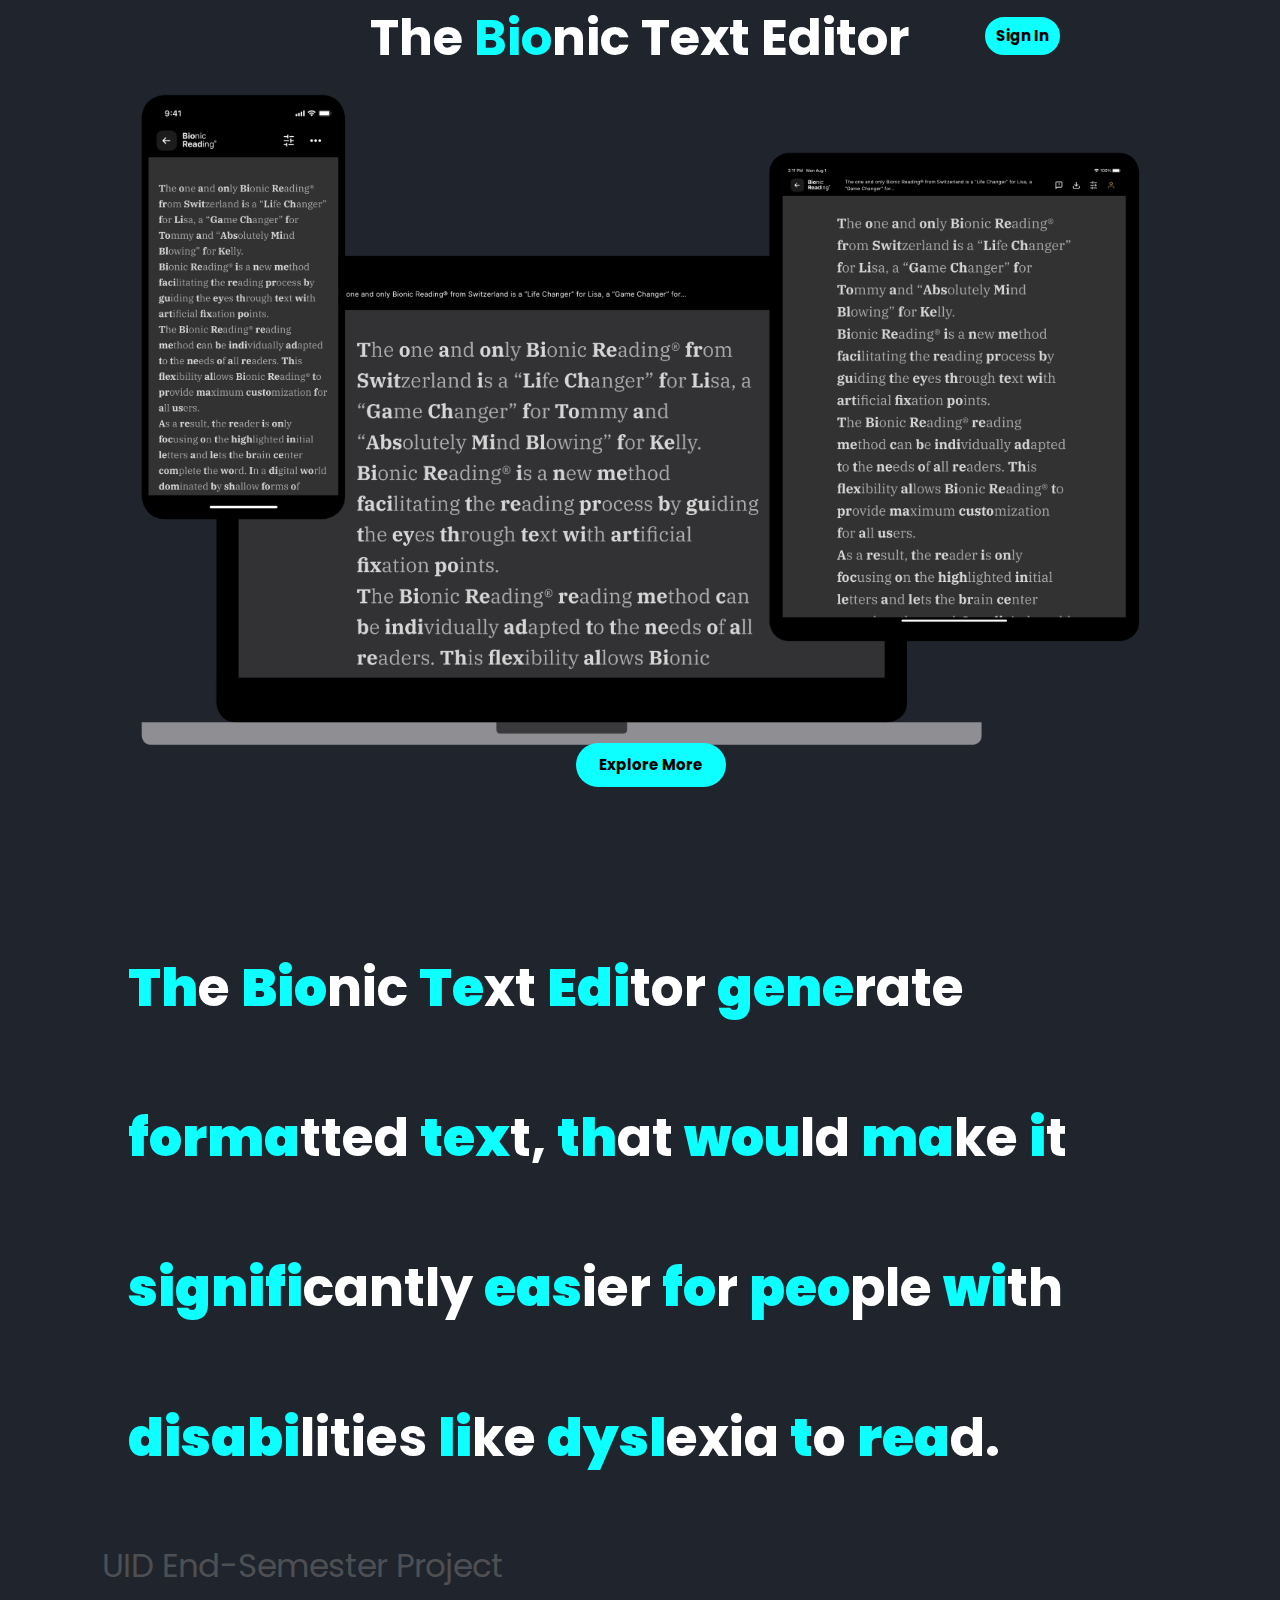
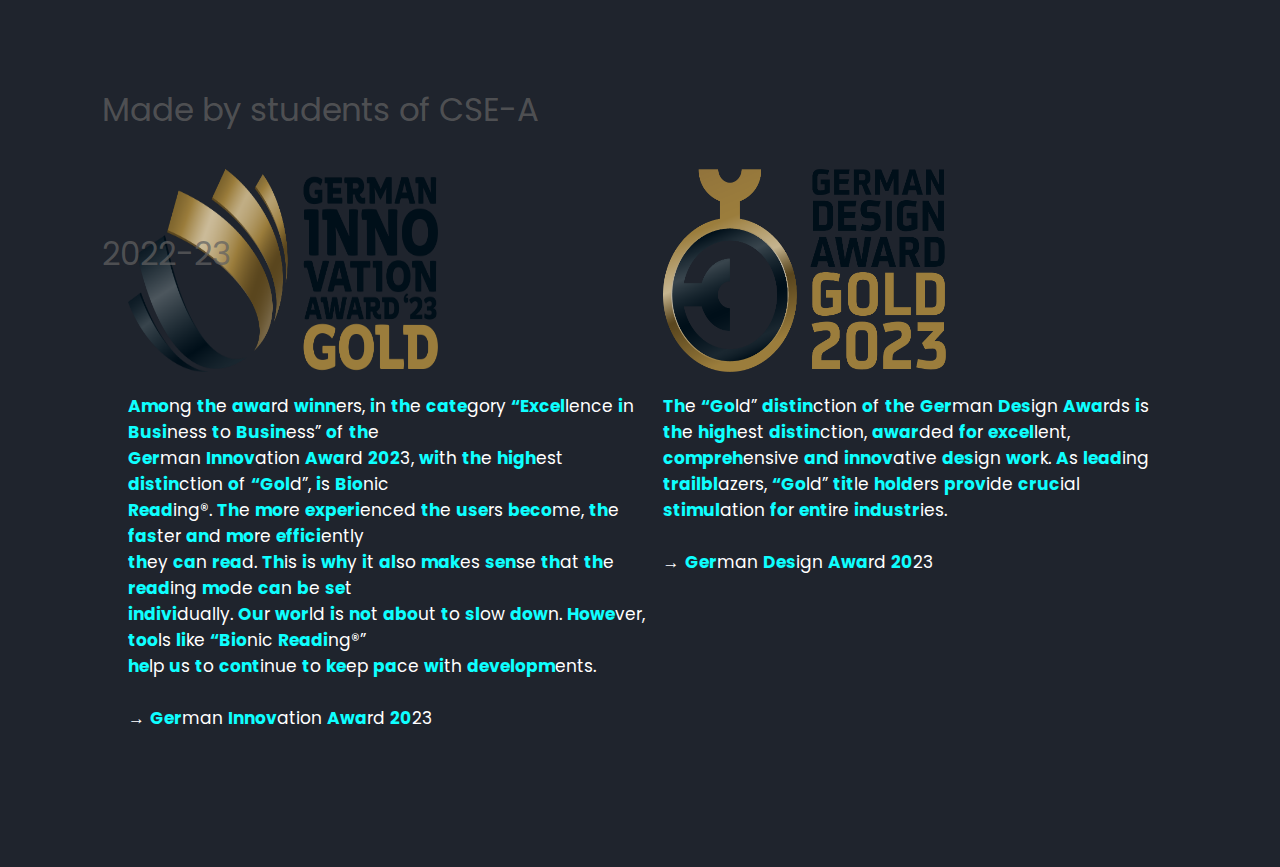
<file: index.html>
<!DOCTYPE html>
<html lang="en">
  <head>
      <meta charset="UTF-8">
      <meta http-equiv="X-UA-Compatible" content="IE=edge">
      <meta name="viewport" content="width=device-width, initial-scale=1.0">
      <link rel="stylesheet" href="wrapper.css"> 
      <title>Bionic Reader</title>
  </head>
  <body>
    
    <div class="navbar">
        <h3>The <span>Bio</span>nic Text Editor</h3>
        <h5>
            <ul>
              <a href="login-page/index.html"><li class="submit-color-2">Sign In</li></a>
          </ul>
            
        </h5>
    </div>
    <div class="preview">
      <img class="preview-img" src="asset/Bionic_Reading_Products_quer_07.png">
    </div>
    <div class="button">
      <a href="#body"><li class="submit-color-3">Explore More</li></a>
    </div>

    <div id="body" class="body">
      <span><b>Th</b></span>e <span><b>Bio</b></span>nic <span><b>Te</b></span>xt <span><b>Edi</b></span>tor <span><b>gene</b></span>rate <span><b>forma</b></span>tted <span><b>tex</b></span>t, <span><b>th</b></span>at <span><b>wou</b></span>ld <span><b>ma</b></span>ke <span><b>i</b></span>t <span><b>signifi</b></span>cantly <span><b>eas</b></span>ier <span><b>fo</b></span>r <span><b>peo</b></span>ple <span><b>wi</b></span>th <span><b>disabi</b></span>lities <span><b>li</b></span>ke <span><b>dysl</b></span>exia <span><b>t</b></span>o <span><b>rea</b></span>d.
    </div>
    <div class="body-overlap">
      UID End-Semester Project <br><br><br> Made by students of CSE-A <br><br><br> 2022-23
    </div>

    <div class="awards">
      <div class="innovation-award">
        <img class="innov-aw" src="asset/GIA23_HO_GOLD_MC_RGB.png">
        <br> <br>
        <p id="output-text-1"><span><b>Amo</b></span>ng <span><b>th</b></span>e <span><b>awa</b></span>rd <span><b>winn</b></span>ers, <span><b>i</b></span>n <span><b>th</b></span>e <span><b>cate</b></span>gory <span><b>“Excel</b></span>lence <span><b>i</b></span>n <span><b>Busi</b></span>ness <span><b>t</b></span>o <span><b>Busin</b></span>ess” <span><b>o</b></span>f <span><b>th</b></span>e <span><b>
          <br>Ger</b></span>man <span><b>Innov</b></span>ation <span><b>Awa</b></span>rd <span><b>202</b></span>3, <span><b>wi</b></span>th <span><b>th</b></span>e <span><b>high</b></span>est <span><b>distin</b></span>ction <span><b>o</b></span>f <span><b>“Gol</b></span>d”, <span><b>i</b></span>s <span><b>Bio</b></span>nic <span><b>
          <br>Read</b></span>ing®. <span><b>Th</b></span>e <span><b>mo</b></span>re <span><b>experi</b></span>enced <span><b>th</b></span>e <span><b>use</b></span>rs <span><b>beco</b></span>me, <span><b>th</b></span>e <span><b>fas</b></span>ter <span><b>an</b></span>d <span><b>mo</b></span>re <span><b>effici</b></span>ently <span><b>
          <br>th</b></span>ey <span><b>ca</b></span>n <span><b>rea</b></span>d. <span><b>Th</b></span>is <span><b>i</b></span>s <span><b>wh</b></span>y <span><b>i</b></span>t <span><b>al</b></span>so <span><b>mak</b></span>es <span><b>sen</b></span>se <span><b>th</b></span>at <span><b>th</b></span>e <span><b>read</b></span>ing <span><b>mo</b></span>de <span><b>ca</b></span>n <span><b>b</b></span>e <span><b>se</b></span>t <span><b>
          <br>indivi</b></span>dually. <span><b>Ou</b></span>r <span><b>wor</b></span>ld <span><b>i</b></span>s <span><b>no</b></span>t <span><b>abo</b></span>ut <span><b>t</b></span>o <span><b>sl</b></span>ow <span><b>dow</b></span>n. <span><b>Howe</b></span>ver, <span><b>too</b></span>ls <span><b>li</b></span>ke <span><b>“Bio</b></span>nic <span><b>Readi</b></span>ng®” <span><b>
          <br>he</b></span>lp <span><b>u</b></span>s <span><b>t</b></span>o <span><b>cont</b></span>inue <span><b>t</b></span>o <span><b>ke</b></span>ep <span><b>pa</b></span>ce <span><b>wi</b></span>th <span><b>developm</b></span>ents.
          <br><br>
          → <span><b>Ger</b></span>man <span><b>Innov</b></span>ation <span><b>Awa</b></span>rd <span><b>20</b></span>23</p>
      </div>
      <div class="design-award">
        <img class="des-aw" src="asset/GDA23_HO_GOLD_MC_RGB.png">
        <br><br>
        <p id="output-text-2"><span><b>Th</b></span>e <span><b>“Go</b></span>ld” <span><b>distin</b></span>ction <span><b>o</b></span>f <span><b>th</b></span>e <span><b>Ger</b></span>man <span><b>Des</b></span>ign <span><b>Awa</b></span>rds <span><b>i</b></span>s <span><b>th</b></span>e <span><b>high</b></span>est <span><b>distin</b></span>ction, <span><b>awar</b></span>ded <span><b>fo</b></span>r <span><b>excel</b></span>lent, <span><b>compreh</b></span>ensive <span><b>an</b></span>d <span><b>innov</b></span>ative <span><b>des</b></span>ign <span><b>wor</b></span>k. <span><b>A</b></span>s <span><b>lead</b></span>ing <span><b>trailbl</b></span>azers, <span><b>“Go</b></span>ld” <span><b>tit</b></span>le <span><b>hold</b></span>ers <span><b>prov</b></span>ide <span><b>cruc</b></span>ial <span><b>stimul</b></span>ation <span><b>fo</b></span>r <span><b>ent</b></span>ire <span><b>industr</b></span>ies.
          <br><br>
          → <span><b>Ger</b></span>man <span><b>Des</b></span>ign <span><b>Awa</b></span>rd <span><b>20</b></span>23</p>
      </div>
    </div>

    <br><br><br><br>





  </body>


</html>
</file>
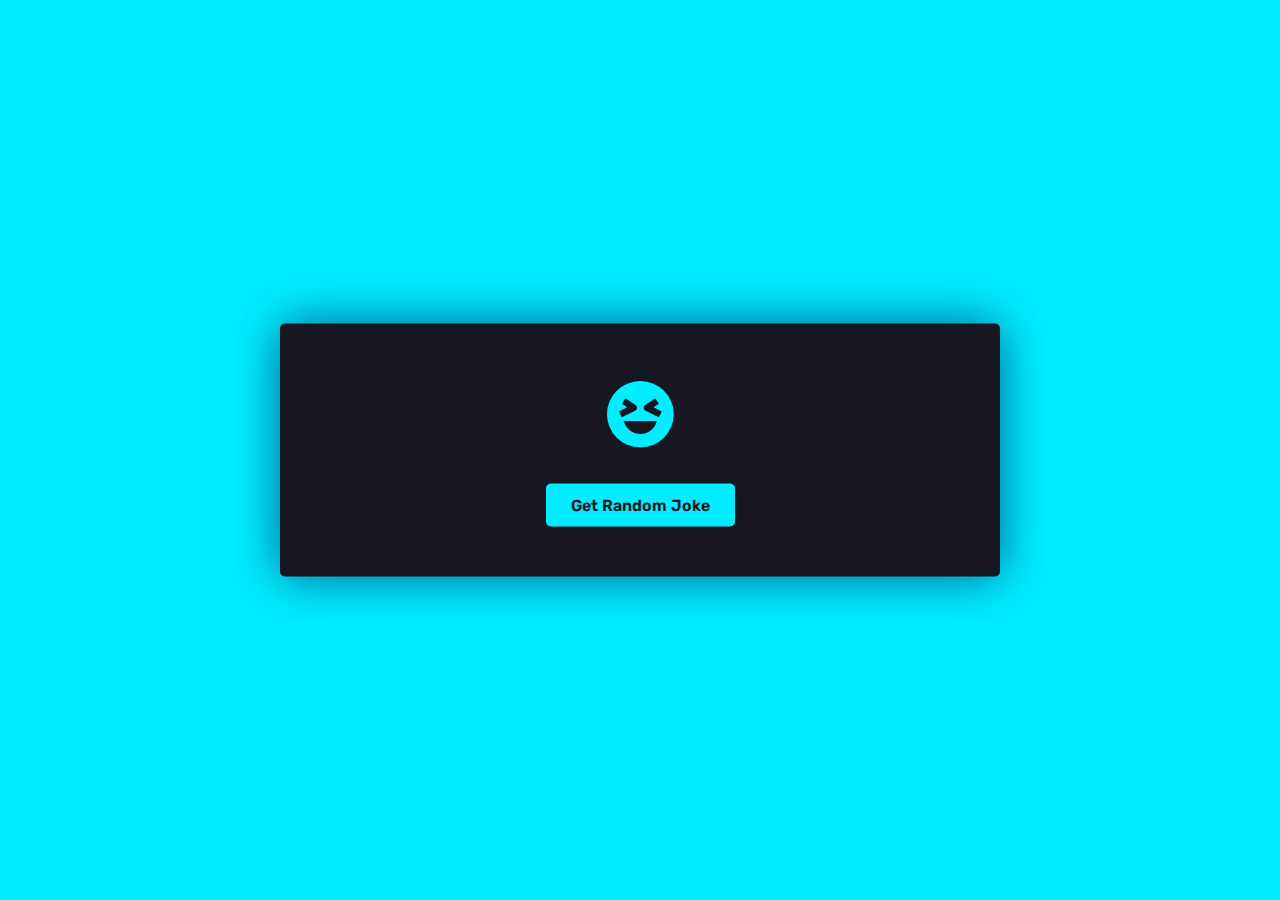
<file: jokes/index.html>
<!DOCTYPE html>
<html lang="en">
<head>
    <meta name="viewport" content="width=device-width, initial-scale=1.0">
    <title>Random Joke Generator</title>
    <!--Google Font-->
    <link href="https://fonts.googleapis.com/css2?family=Rubik:wght@400;600&display=swap" rel="stylesheet">
    <link href='https://unpkg.com/boxicons@2.1.4/css/boxicons.min.css' rel='stylesheet'>
    <!-- Stylesheet -->
    <link rel="stylesheet" href="style.css">
</head>
<body>
    <div class="wrapper">
        <i class='bx bxs-laugh smiley' ></i>
        <p id="joke"></p>
        <button id="btn">Get Random Joke</button>
    </div>

    <!-- Script -->
    <script src="script.js"></script>
</body>
</html>
</file>
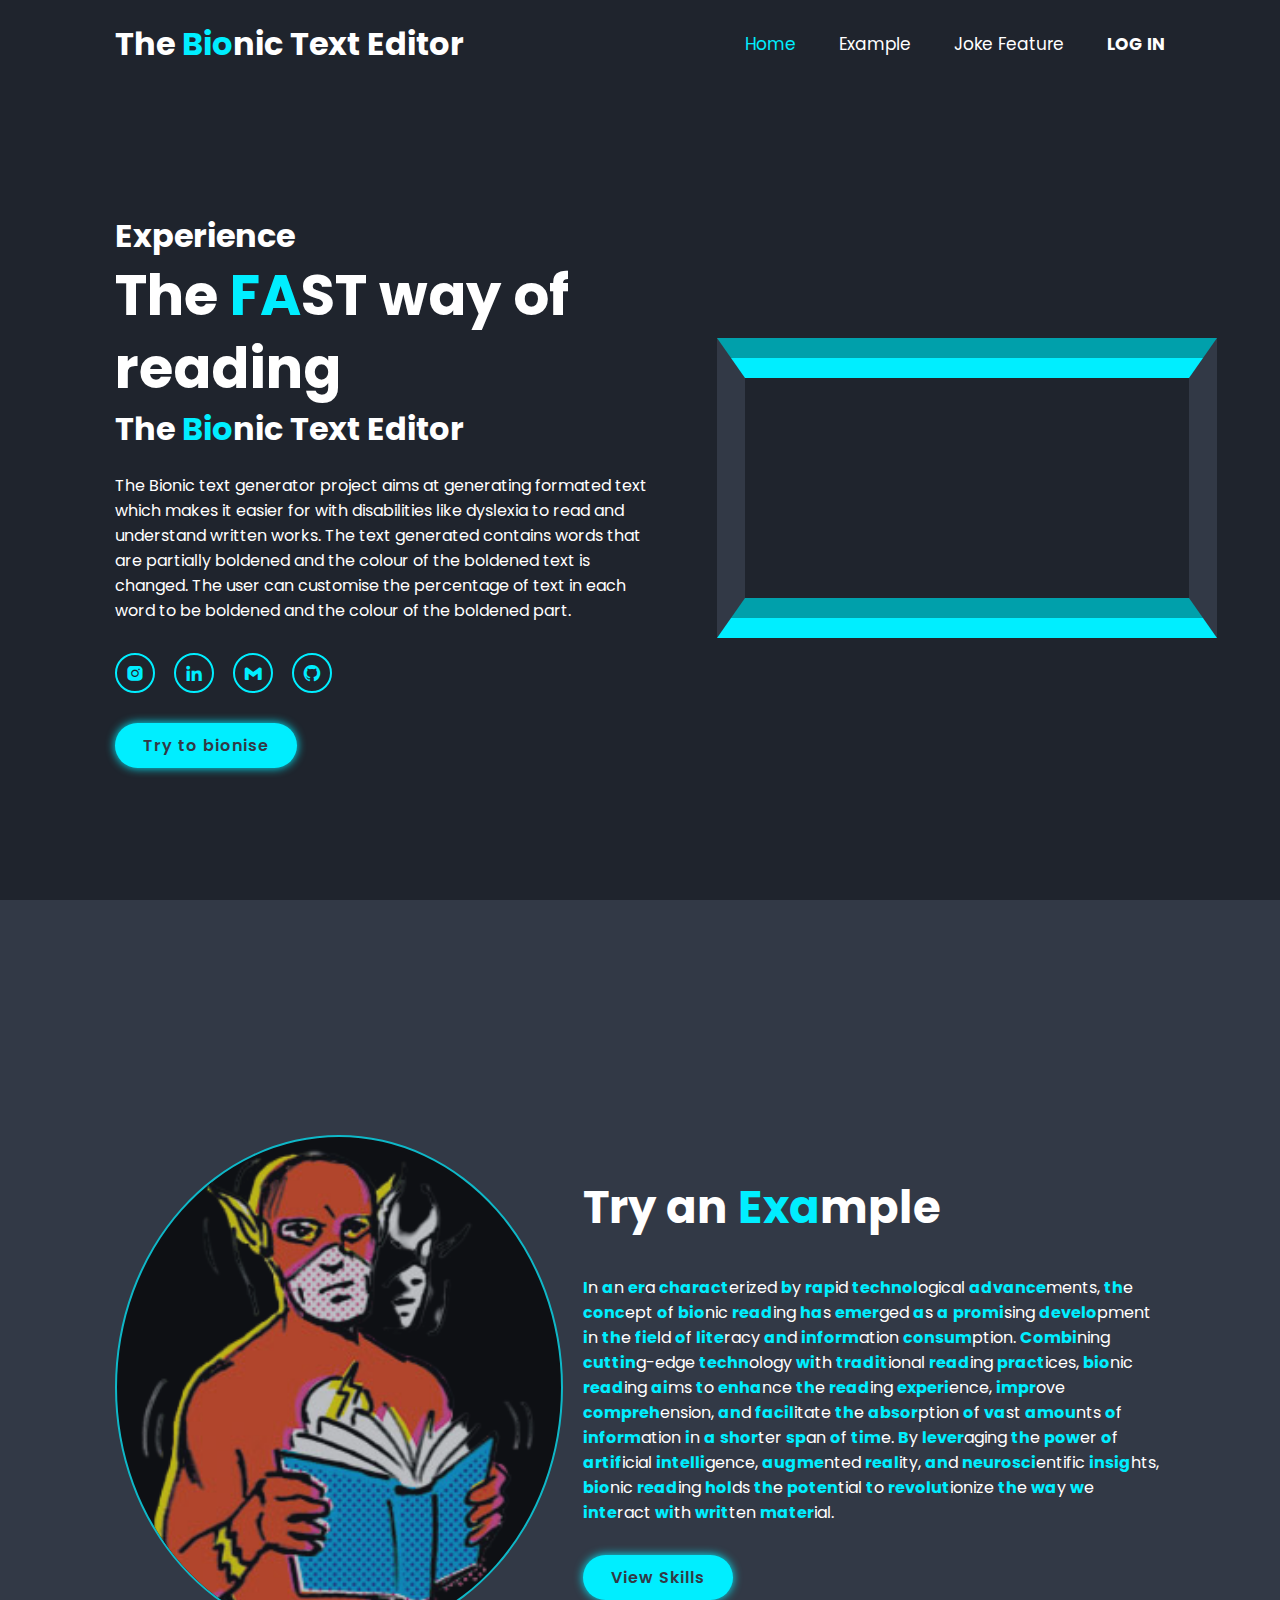
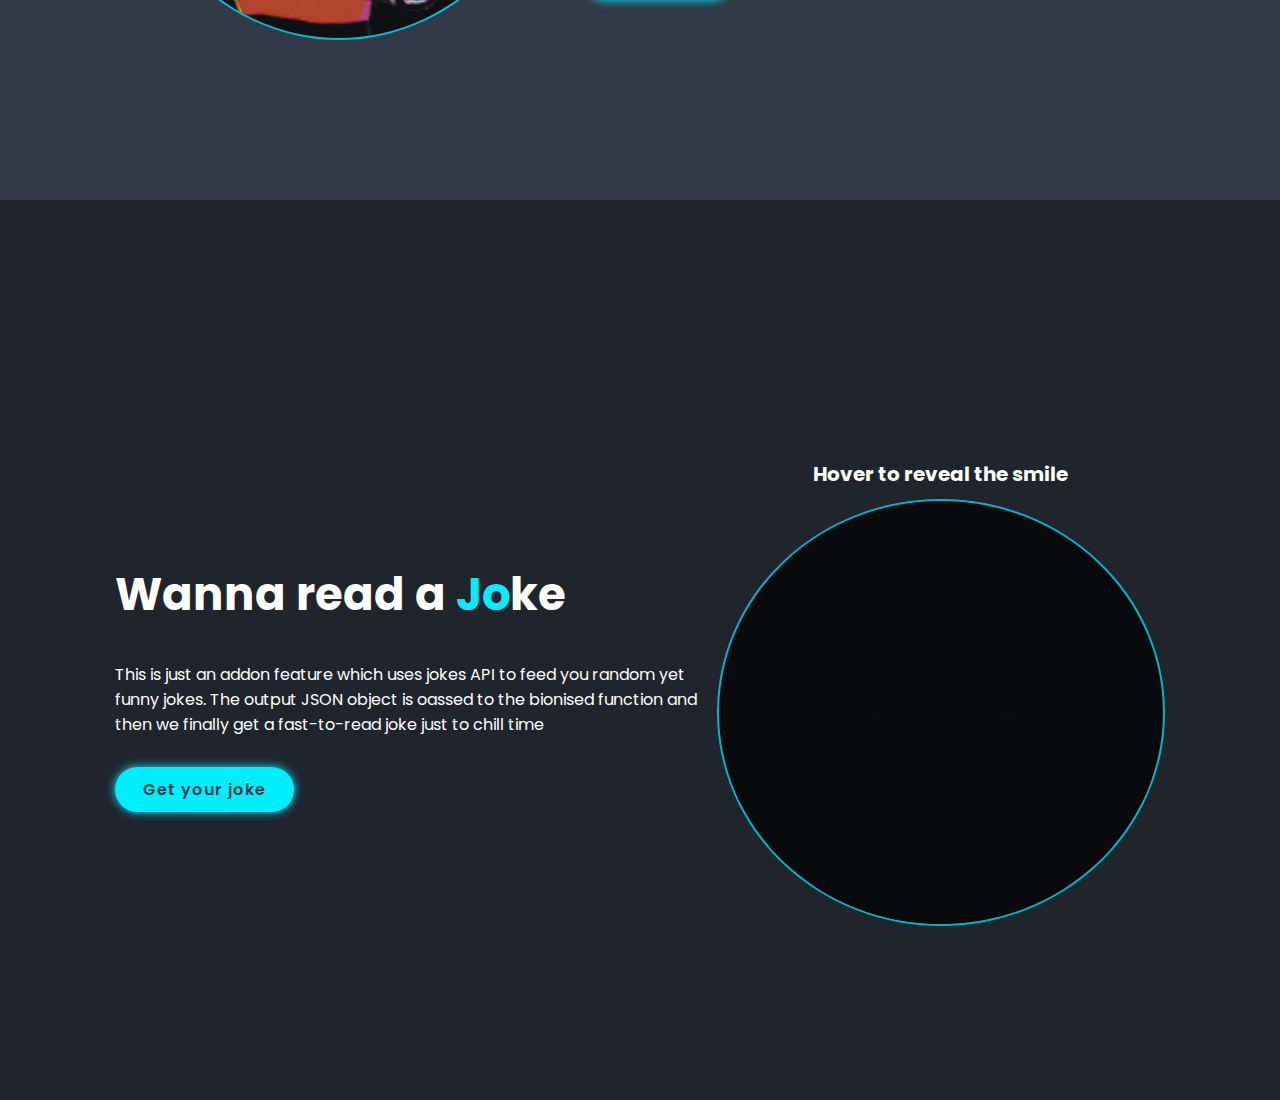
<file: wrapper sub/index.html>
<!DOCTYPE html>
<html lang="en">
<head>
    <meta charset="UTF-8">
    <meta http-equiv="X-UA-Compatible" content="IE=edge">
    <meta name="viewport" content="width=device-width, initial-scale=1.0">
    <link rel="stylesheet" href="styles.css">
    <link rel="icon" type="image/x-icon" href="asset/logo.png">
    <link href='https://unpkg.com/boxicons@2.1.4/css/boxicons.min.css' rel='stylesheet'>


    <title>Sudharsan Vanamali Portfolio</title>
</head>
<body>
    <header class="header">
        <i class='bx bx-menu' id="menu-icon"></i>
        <h3 class="biohead">The <span>Bio</span>nic Text Editor</h3>
    
        <nav class="navbar">
            <a href="#home" class="active">Home</a>
            <a href="#example">Example</a>
            <a href="#jokes">Joke Feature</a>
            <a href="../index.html"><b>LOG IN</b></a>
        </nav>
    </header>

    <section class="home" id="home">
        <div class="home-content">
            <h3>Experience</h3>
            <h1>The <span>FA</span>ST way of reading</h1>
            <h3>The <span>Bio</span>nic Text Editor</h3>
            <p>
                The Bionic text generator project aims at generating formated text which makes it easier for
                with disabilities like dyslexia to read and understand written works. The text generated contains
                words that are partially boldened and the colour of the boldened text is changed. The user can
                customise the percentage of text in each word to be boldened and the colour of the boldened part.
            <div class="social-media">
                <a href="https://www.instagram.com/sangu_sudha/" target="_blank"><i class='bx bxl-instagram-alt' ></i></a>
                <a href="https://www.linkedin.com/in/sudharsan-vanamali-b7a22a254/"  target="_blank"><i class='bx bxl-linkedin' ></i></a>
                <a href="mailto:sudharsan.vanamali@gmail.com"  target="_blank"><i class='bx bxl-gmail' ></i></a>
                <a href="https://github.com/Astrasv"  target="_blank"><i class='bx bxl-github' ></i></a>
            </div>
            <a href="../index.html" class="btn">Try to bionise</a>
        </div>
        <div class="home-img">
            <a href="https://www.linkedin.com/in/sudharsan-vanamali-b7a22a254/">
                <div class="i-frame">
                    <iframe width="560" height="315" src="https://www.youtube.com/embed/f4KiH3D74Eg" title="YouTube video" frameborder="5" allow="accelerometer; autoplay; clipboard-write; encrypted-media; gyroscope; picture-in-picture"></iframe>
                </div>
            </a>
        </div>
    </section>
    <section class="about" id="example">
        <div class="about-img">
            <img src = "asset/read.png"/>
        </div>

        <div class="about-content">
            <h2 class="heading">Try an <span>Exa</span>mple</h2>
            <p><span><b>I</b></span>n <span><b>a</b></span>n <span><b>er</b></span>a <span><b>charact</b></span>erized <span><b>b</b></span>y <span><b>rap</b></span>id <span><b>technol</b></span>ogical <span><b>advance</b></span>ments, <span><b>th</b></span>e <span><b>conc</b></span>ept <span><b>o</b></span>f <span><b>bio</b></span>nic <span><b>read</b></span>ing <span><b>ha</b></span>s <span><b>emer</b></span>ged <span><b>a</b></span>s <span><b>a</b></span> <span><b>promi</b></span>sing <span><b>develo</b></span>pment <span><b>i</b></span>n <span><b>th</b></span>e <span><b>fie</b></span>ld <span><b>o</b></span>f <span><b>lite</b></span>racy <span><b>an</b></span>d <span><b>inform</b></span>ation <span><b>consum</b></span>ption. <span><b>Combi</b></span>ning <span><b>cuttin</b></span>g-edge <span><b>techn</b></span>ology <span><b>wi</b></span>th <span><b>tradit</b></span>ional <span><b>read</b></span>ing <span><b>pract</b></span>ices, <span><b>bio</b></span>nic <span><b>read</b></span>ing <span><b>ai</b></span>ms <span><b>t</b></span>o <span><b>enha</b></span>nce <span><b>th</b></span>e <span><b>read</b></span>ing <span><b>experi</b></span>ence, <span><b>impr</b></span>ove <span><b>compreh</b></span>ension, <span><b>an</b></span>d <span><b>facil</b></span>itate <span><b>th</b></span>e <span><b>absor</b></span>ption <span><b>o</b></span>f <span><b>va</b></span>st <span><b>amou</b></span>nts <span><b>o</b></span>f <span><b>inform</b></span>ation <span><b>i</b></span>n <span><b>a</b></span> <span><b>shor</b></span>ter <span><b>sp</b></span>an <span><b>o</b></span>f <span><b>tim</b></span>e. <span><b>B</b></span>y <span><b>lever</b></span>aging <span><b>th</b></span>e <span><b>pow</b></span>er <span><b>o</b></span>f <span><b>artif</b></span>icial <span><b>intelli</b></span>gence, <span><b>augme</b></span>nted <span><b>real</b></span>ity, <span><b>an</b></span>d <span><b>neurosci</b></span>entific <span><b>insig</b></span>hts, <span><b>bio</b></span>nic <span><b>read</b></span>ing <span><b>hol</b></span>ds <span><b>th</b></span>e <span><b>poten</b></span>tial <span><b>t</b></span>o <span><b>revolut</b></span>ionize <span><b>th</b></span>e <span><b>wa</b></span>y <span><b>w</b></span>e <span><b>inte</b></span>ract <span><b>wi</b></span>th <span><b>writ</b></span>ten <span><b>mater</b></span>ial.</p>
        <a href="../index.html" class="btn">View Skills</a>
        </div>
    </section>

    <section class="jokes" id="jokes">
        <div class="about-content">
            <h2 class="heading">Wanna read a <span>Jo</span>ke</h2>
            <p>This is just an addon feature which uses jokes API to feed you random yet funny jokes. The output JSON object is oassed to the bionised function and then we finally get a fast-to-read joke just to chill time </p>
        <a href="../jokes/index.html" class="btn">Get your joke</a>
        </div>
        <div class="about-img">
            <h1 class="laugh">Hover to reveal the smile</h1>
            <img src = "asset/smiley.png"/>
        </div>
    </section>



    <script src = "script.js"></script>
</body>
</html>
</file>
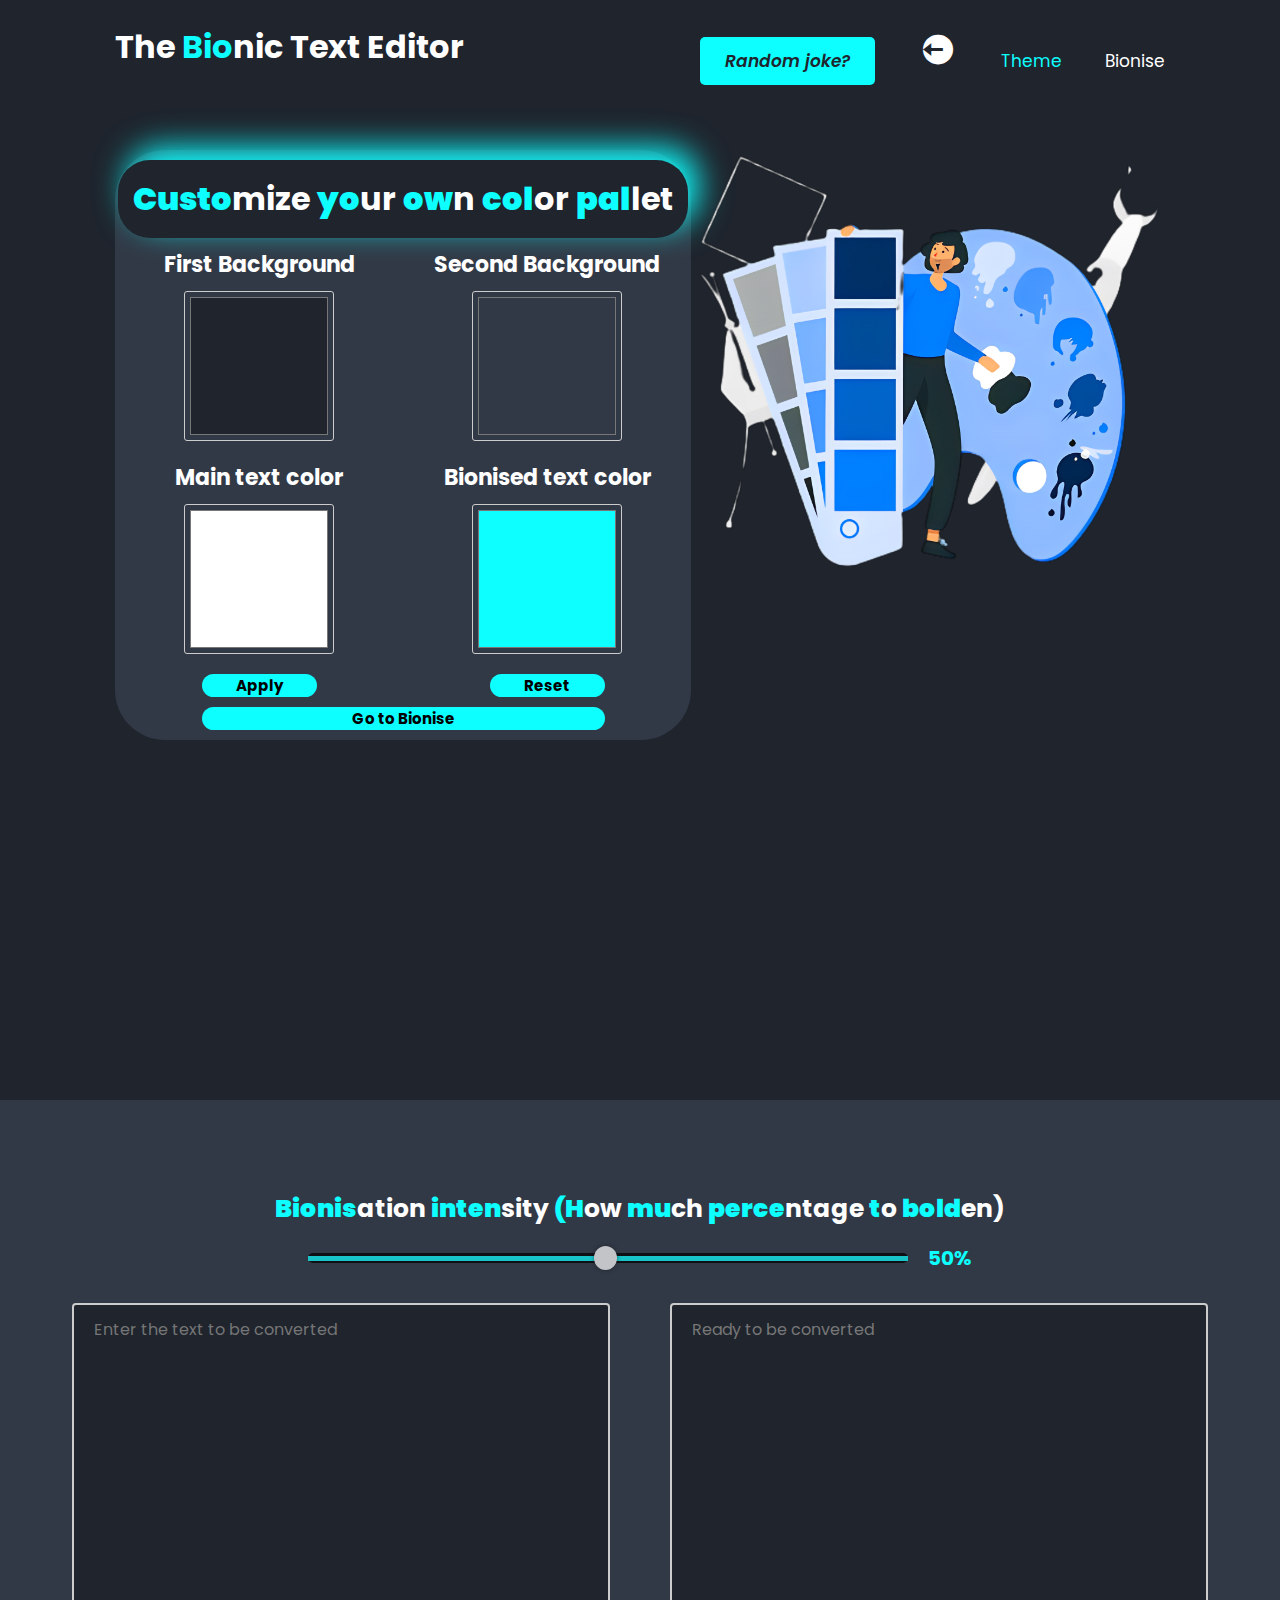
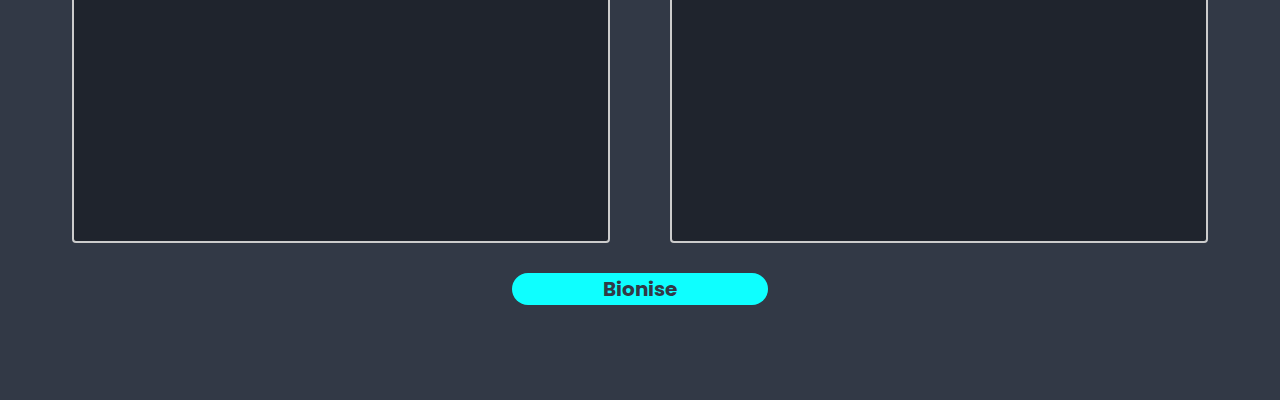
<file: bionicpage/bionic.html>
<!DOCTYPE html>
<html lang="en">
  <head>
      <meta charset="UTF-8">
      <meta http-equiv="X-UA-Compatible" content="IE=edge">
      <meta name="viewport" content="width=device-width, initial-scale=1.0">
      <link href='https://unpkg.com/boxicons@2.1.4/css/boxicons.min.css' rel='stylesheet'>
      <link rel="stylesheet" href="styles.css"> 
      <title>Document</title>
  </head>
  <body>
    <header class="header">
      <h3 class="heading">The <span>Bio</span>nic Text Editor</h3>
      <nav class="navbar">
          <a href="../jokes/index.html" target="_blank" class="pulse"><em>Random joke?</em></a>
          <a href="../login-page/index.html" ><i class='bx bxs-log-out-circle logout'></i></a>
          <a href="#theme" class="active">Theme</a>
          <a href="#main">Bionise</a>

      </nav>
    </header>
    <div class="empty">     

    </div>  
    <section id="theme" class="theme">
      <div class="theme-content">
        <h4 class="contenthead"><span><b>Custo</b></span>mize <span><b>yo</b></span>ur <span><b>ow</b></span>n <span><b>col</b></span>or <span><b>pal</b></span>let</h3>
        <div class="color-picker">
          <div class="color-option">
            <label for="colorpicker2">First Background</label>
            <input type="color" id="colorpicker1" value="#1f242d">
      
          </div>
          <div class="color-option">
            <label for="colorpicker2">Second Background</label>
            <input type="color" id="colorpicker2" value="#323946">
          </div>
          <div class="color-option">
            <label for="colorpicker3">Main text color</label>
            <input type="color" id="colorpicker3" value="#ffffff">
          </div>
          <div class="color-option">
            <label for="colorpicker4">Bionised text color</label>
            <input type="color" id="colorpicker4" value="#0effff">
          </div>
        </div>  
        <a id="apply-colors" class="submit-color" onclick="applyColor()" href="#main">Apply</a> 
        <a id="reset-colors" class="submit-color" onclick="resetColor()">Reset</a>
        <a id="go-to-bionise" class="submit-color" href="#main">Go to Bionise</a> 
      </div>
      <img src="asset/choose theme.png" alt="Choose theme" class="theme-img">
    </section>




    <section class="main" id="main">
      <h4 class="label"><span><b>Bionis</b></span>ation <span><b>inten</b></span>sity <span><b>(H</b></span>ow <span><b>mu</b></span>ch <span><b>perce</b></span>ntage <span><b>t</b></span>o <span><b>bold</b></span>en)</h4>
      <div class="sliderval">
        <input type="range" min="1" max="100" value="50" class="slider" id="perc">
        <p id="percval">None</p>
      </div>

      <div class="inputreg">
        <textarea name="input-text" id="input-text" placeholder="Enter the text to be converted"></textarea>
        <p id="output-text"><span class="blur">Ready to be converted</span></p>
      </div>
      <a onclick="formatText()" class="submit"><b>Bionise</b></a>
    </section>


  </body>
  <script src="script.js"></script>

</html>
</file>
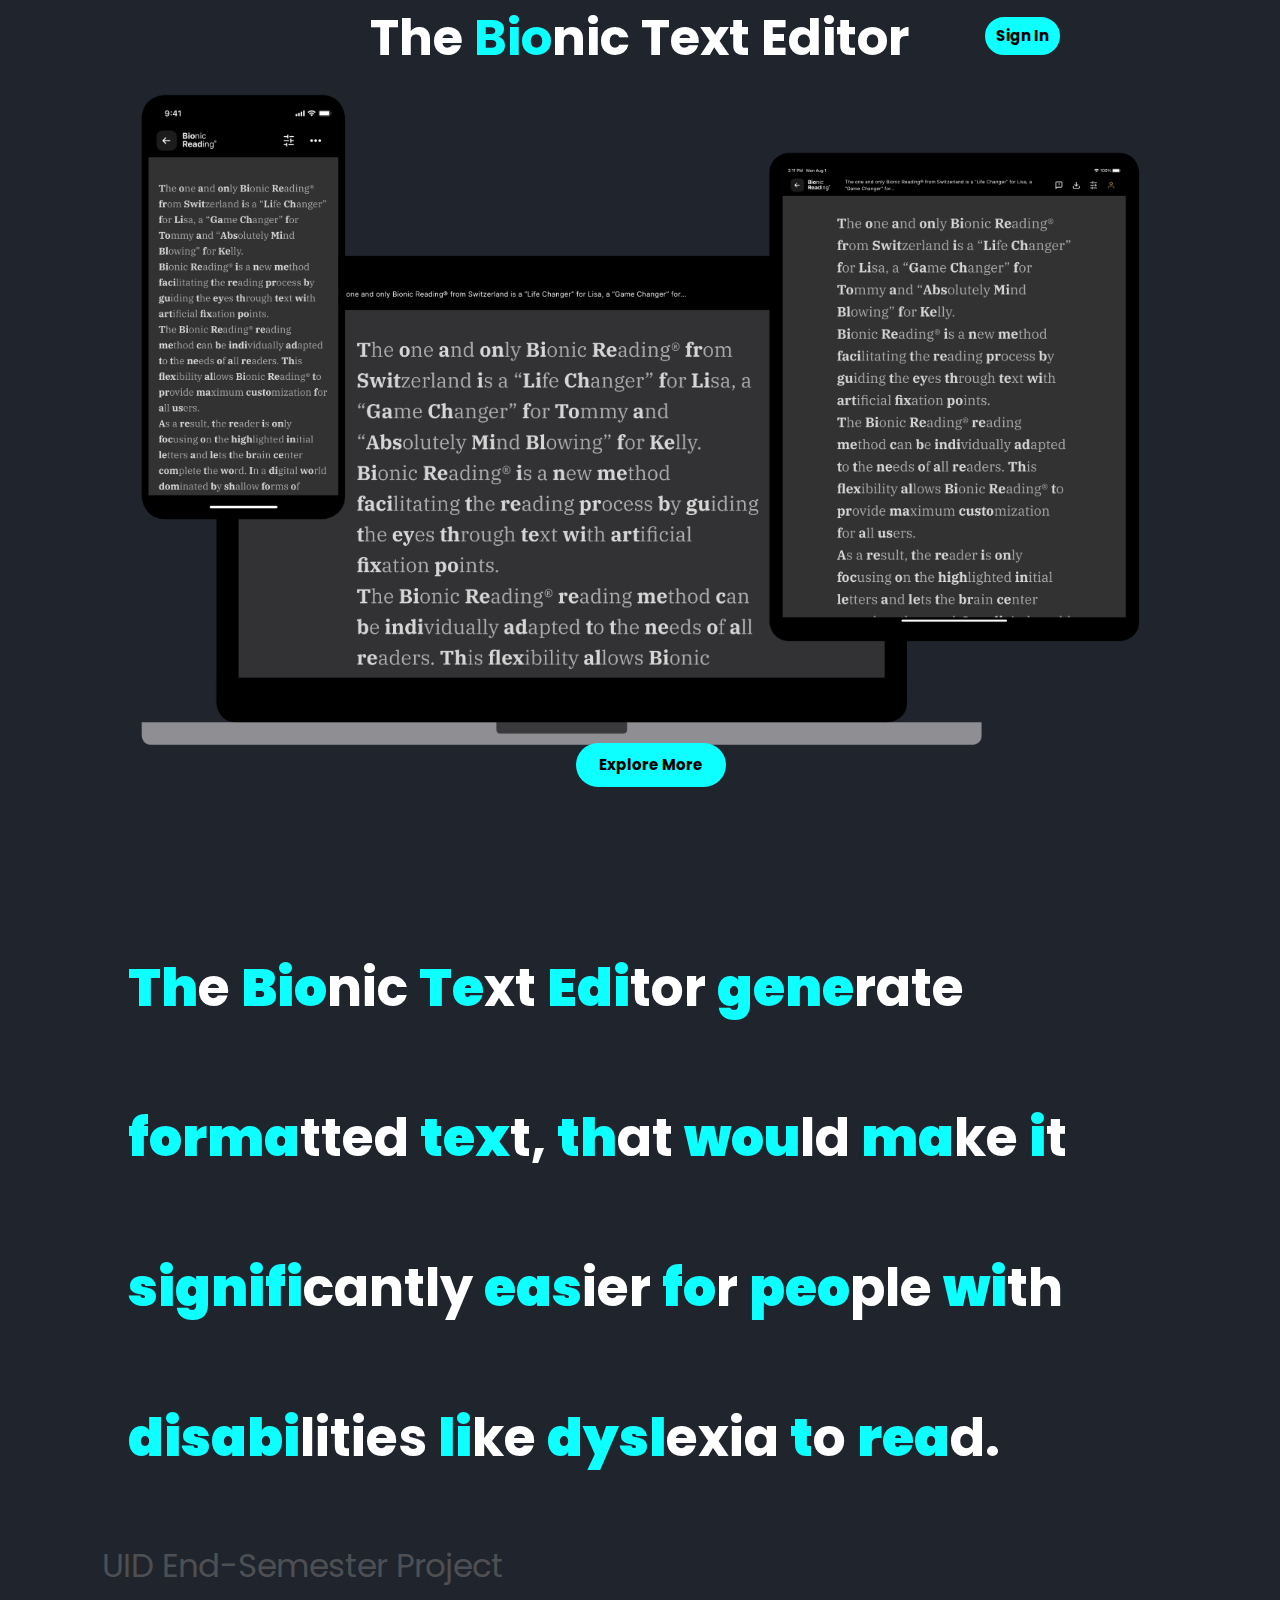
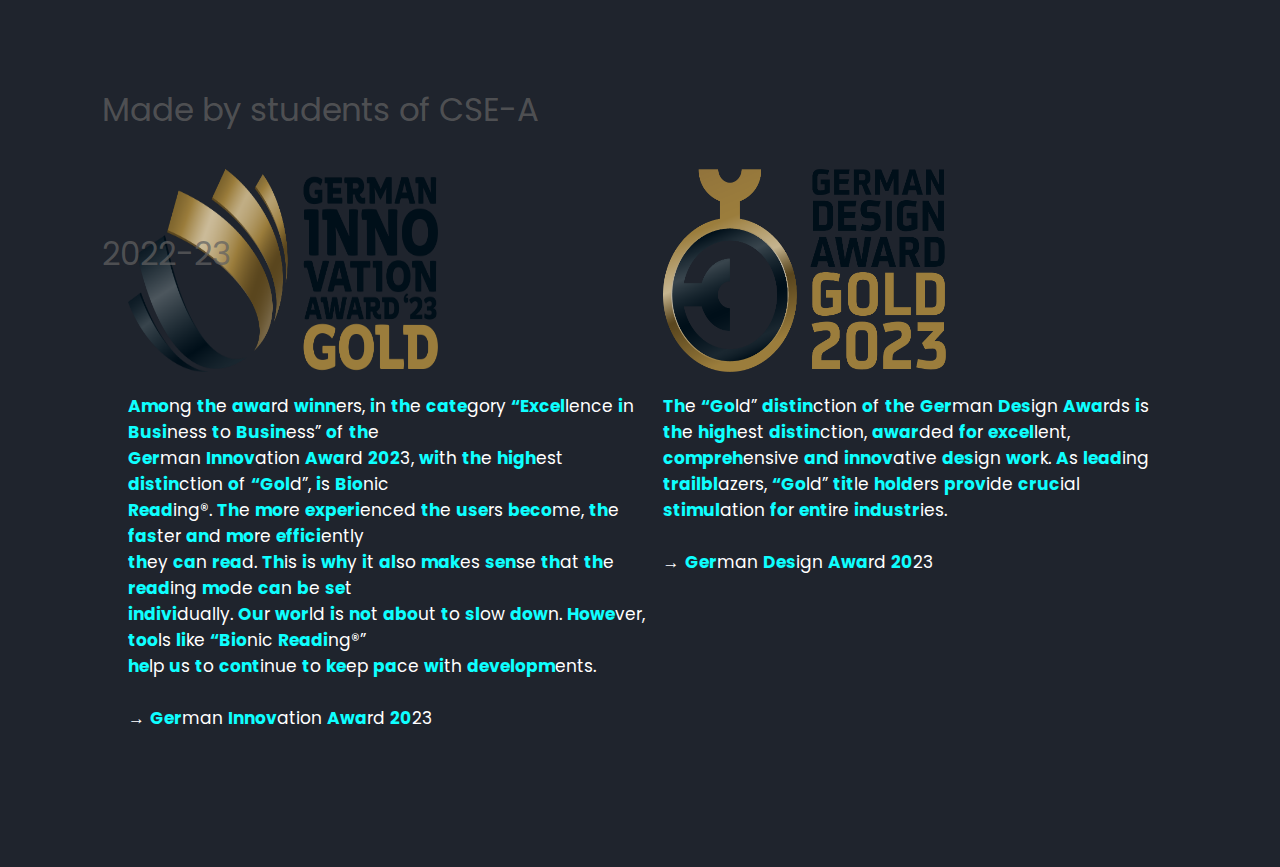
<file: wrapper/wrapper.html>
<!DOCTYPE html>
<html lang="en">
  <head>
      <meta charset="UTF-8">
      <meta http-equiv="X-UA-Compatible" content="IE=edge">
      <meta name="viewport" content="width=device-width, initial-scale=1.0">
      <link rel="stylesheet" href="wrapper.css"> 
      <title>Bionic Reader</title>
  </head>
  <body>
    
    <div class="navbar">
        <h3>The <span>Bio</span>nic Text Editor</h3>
        <h5>
            <ul>
              <a href="../index.html"><li class="submit-color-2">Sign In</li></a>
          </ul>
            
        </h5>
    </div>
    <div class="preview">
      <img class="preview-img" src="Bionic_Reading_Products_quer_07.png">
    </div>
    <div class="button">
      <a href="#body"><li class="submit-color-3">Explore More</li></a>
    </div>

    <div id="body" class="body">
      <span><b>Th</b></span>e <span><b>Bio</b></span>nic <span><b>Te</b></span>xt <span><b>Edi</b></span>tor <span><b>gene</b></span>rate <span><b>forma</b></span>tted <span><b>tex</b></span>t, <span><b>th</b></span>at <span><b>wou</b></span>ld <span><b>ma</b></span>ke <span><b>i</b></span>t <span><b>signifi</b></span>cantly <span><b>eas</b></span>ier <span><b>fo</b></span>r <span><b>peo</b></span>ple <span><b>wi</b></span>th <span><b>disabi</b></span>lities <span><b>li</b></span>ke <span><b>dysl</b></span>exia <span><b>t</b></span>o <span><b>rea</b></span>d.
    </div>
    <div class="body-overlap">
      UID End-Semester Project <br><br><br> Made by students of CSE-A <br><br><br> 2022-23
    </div>

    <div class="awards">
      <div class="innovation-award">
        <img class="innov-aw" src="GIA23_HO_GOLD_MC_RGB.png">
        <br> <br>
        <p id="output-text-1"><span><b>Amo</b></span>ng <span><b>th</b></span>e <span><b>awa</b></span>rd <span><b>winn</b></span>ers, <span><b>i</b></span>n <span><b>th</b></span>e <span><b>cate</b></span>gory <span><b>“Excel</b></span>lence <span><b>i</b></span>n <span><b>Busi</b></span>ness <span><b>t</b></span>o <span><b>Busin</b></span>ess” <span><b>o</b></span>f <span><b>th</b></span>e <span><b>
          <br>Ger</b></span>man <span><b>Innov</b></span>ation <span><b>Awa</b></span>rd <span><b>202</b></span>3, <span><b>wi</b></span>th <span><b>th</b></span>e <span><b>high</b></span>est <span><b>distin</b></span>ction <span><b>o</b></span>f <span><b>“Gol</b></span>d”, <span><b>i</b></span>s <span><b>Bio</b></span>nic <span><b>
          <br>Read</b></span>ing®. <span><b>Th</b></span>e <span><b>mo</b></span>re <span><b>experi</b></span>enced <span><b>th</b></span>e <span><b>use</b></span>rs <span><b>beco</b></span>me, <span><b>th</b></span>e <span><b>fas</b></span>ter <span><b>an</b></span>d <span><b>mo</b></span>re <span><b>effici</b></span>ently <span><b>
          <br>th</b></span>ey <span><b>ca</b></span>n <span><b>rea</b></span>d. <span><b>Th</b></span>is <span><b>i</b></span>s <span><b>wh</b></span>y <span><b>i</b></span>t <span><b>al</b></span>so <span><b>mak</b></span>es <span><b>sen</b></span>se <span><b>th</b></span>at <span><b>th</b></span>e <span><b>read</b></span>ing <span><b>mo</b></span>de <span><b>ca</b></span>n <span><b>b</b></span>e <span><b>se</b></span>t <span><b>
          <br>indivi</b></span>dually. <span><b>Ou</b></span>r <span><b>wor</b></span>ld <span><b>i</b></span>s <span><b>no</b></span>t <span><b>abo</b></span>ut <span><b>t</b></span>o <span><b>sl</b></span>ow <span><b>dow</b></span>n. <span><b>Howe</b></span>ver, <span><b>too</b></span>ls <span><b>li</b></span>ke <span><b>“Bio</b></span>nic <span><b>Readi</b></span>ng®” <span><b>
          <br>he</b></span>lp <span><b>u</b></span>s <span><b>t</b></span>o <span><b>cont</b></span>inue <span><b>t</b></span>o <span><b>ke</b></span>ep <span><b>pa</b></span>ce <span><b>wi</b></span>th <span><b>developm</b></span>ents.
          <br><br>
          → <span><b>Ger</b></span>man <span><b>Innov</b></span>ation <span><b>Awa</b></span>rd <span><b>20</b></span>23</p>
      </div>
      <div class="design-award">
        <img class="des-aw" src="GDA23_HO_GOLD_MC_RGB.png">
        <br><br>
        <p id="output-text-2"><span><b>Th</b></span>e <span><b>“Go</b></span>ld” <span><b>distin</b></span>ction <span><b>o</b></span>f <span><b>th</b></span>e <span><b>Ger</b></span>man <span><b>Des</b></span>ign <span><b>Awa</b></span>rds <span><b>i</b></span>s <span><b>th</b></span>e <span><b>high</b></span>est <span><b>distin</b></span>ction, <span><b>awar</b></span>ded <span><b>fo</b></span>r <span><b>excel</b></span>lent, <span><b>compreh</b></span>ensive <span><b>an</b></span>d <span><b>innov</b></span>ative <span><b>des</b></span>ign <span><b>wor</b></span>k. <span><b>A</b></span>s <span><b>lead</b></span>ing <span><b>trailbl</b></span>azers, <span><b>“Go</b></span>ld” <span><b>tit</b></span>le <span><b>hold</b></span>ers <span><b>prov</b></span>ide <span><b>cruc</b></span>ial <span><b>stimul</b></span>ation <span><b>fo</b></span>r <span><b>ent</b></span>ire <span><b>industr</b></span>ies.
          <br><br>
          → <span><b>Ger</b></span>man <span><b>Des</b></span>ign <span><b>Awa</b></span>rd <span><b>20</b></span>23</p>
      </div>
    </div>

    <br><br><br><br>

    <!-- <div class="footer">
      <div class="project-footnote">
        <p>
          footnote
        </p>
      </div>
      <div class="links">
        github link
      </div>
      <div class="team-members">
        <p>
          Sudharsan Vanamali CB.EN.U4CSE22049 <br>
          Rohan Prkash CB.EN.U4CSE22039 <br>
          Aditya Senthil CB.EN.U4CSE22054 <br>
          Nitish S CB.EN.U4CSE22033 <br>
        </p>
      </div>
    </div> -->



  </body>
  <!--<script src="script.js"></script>-->

</html>
</file>
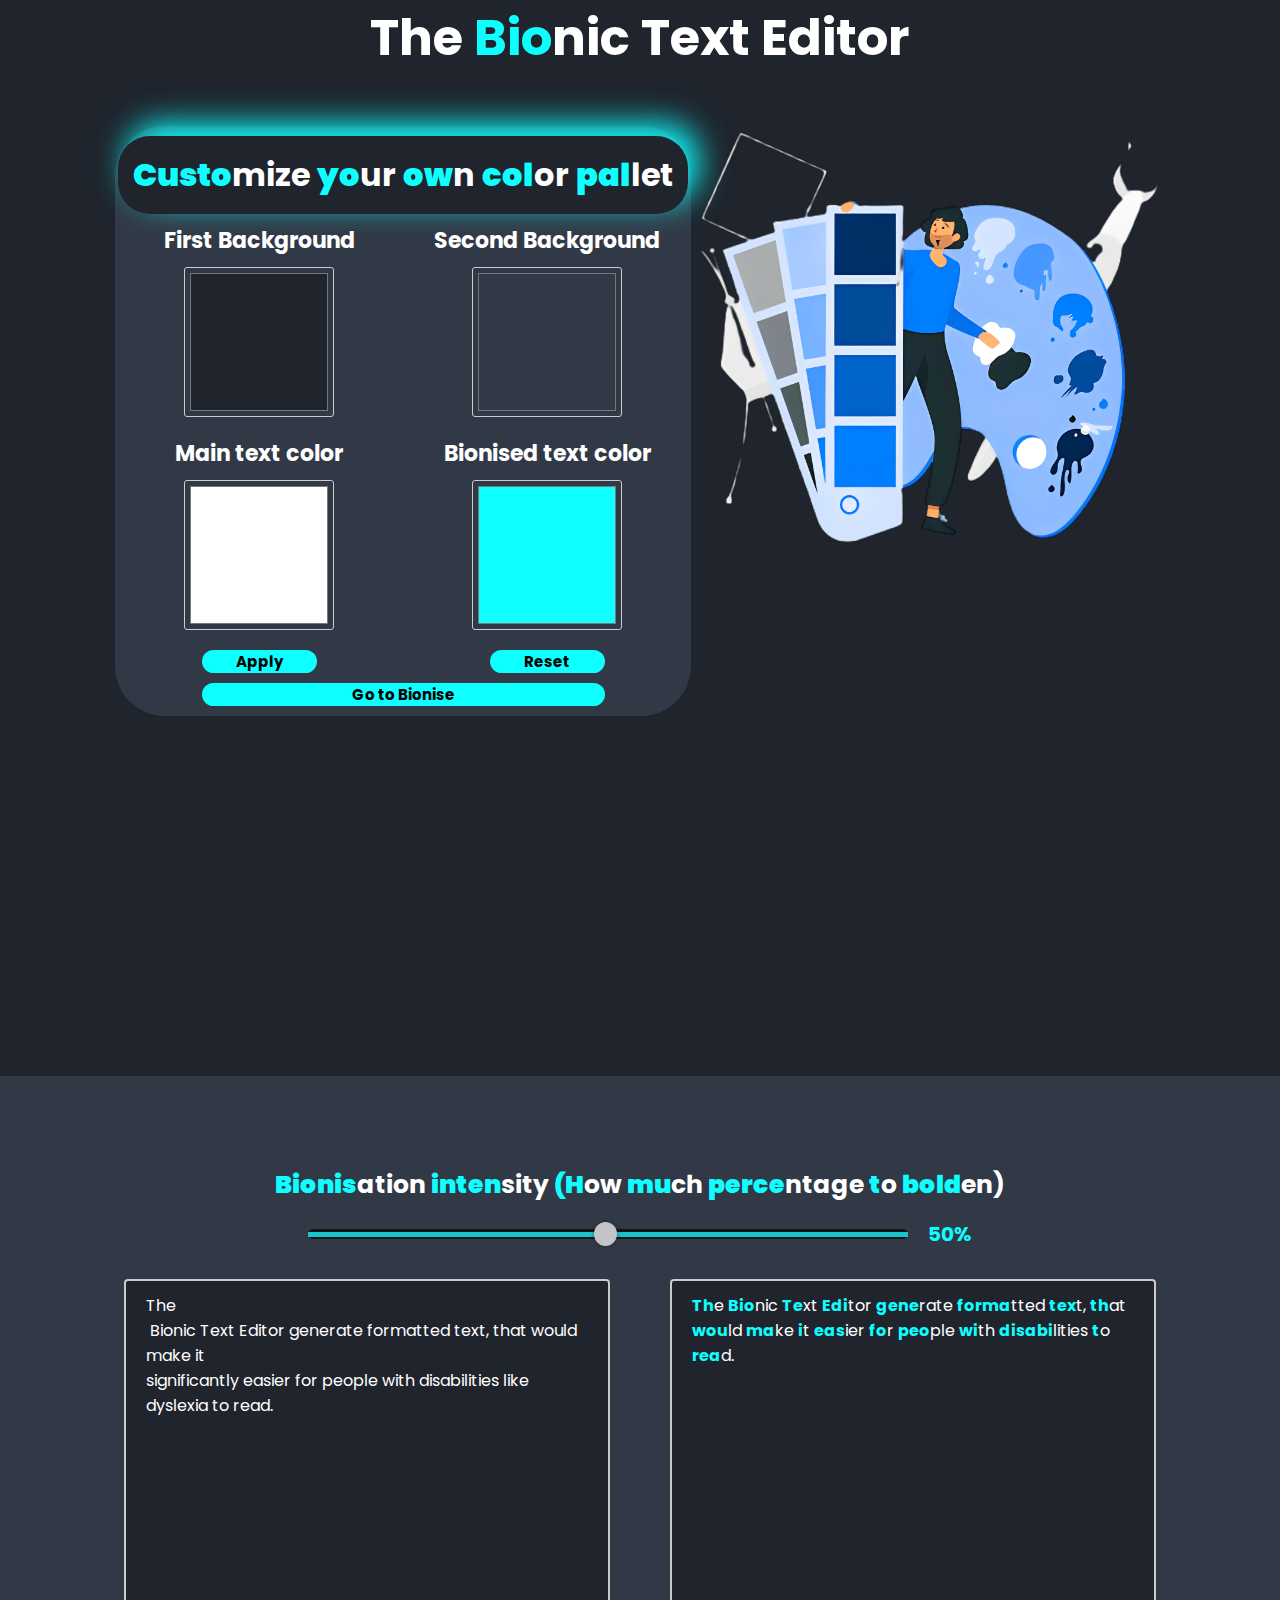
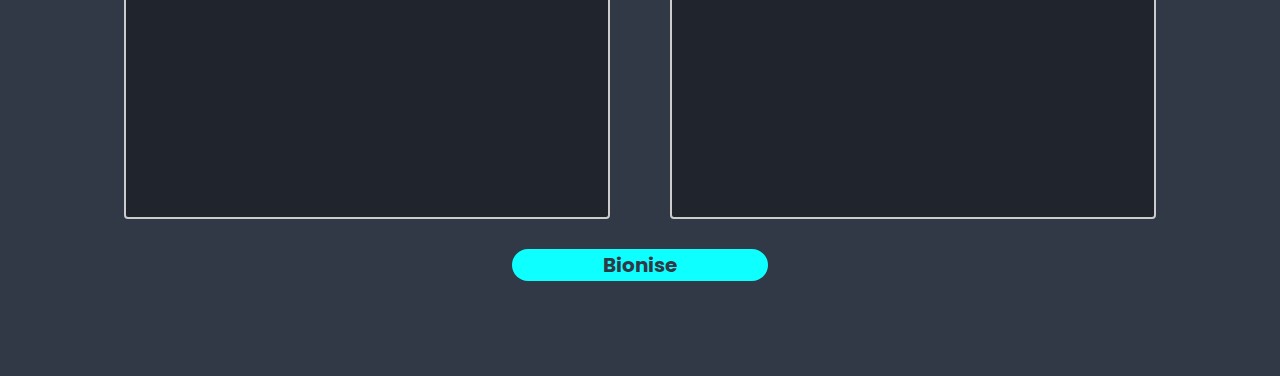
<file: wrapper/assets/Bionic Reader.html>
<!DOCTYPE html>
<html lang="en"><head>
<meta http-equiv="content-type" content="text/html; charset=UTF-8">
      <meta charset="UTF-8">
      <meta http-equiv="X-UA-Compatible" content="IE=edge">
      <meta name="viewport" content="width=device-width, initial-scale=1.0">
      <link rel="stylesheet" href="Bionic%20Reader_files/styles.css"> 
      <title>Bionic Reader</title>
  </head>
  <body>
    <h3 class="heading">The <span>Bio</span>nic Text Editor</h3>
    <section class="theme">
      <div class="theme-content">
        <h4 class="contenthead"><span><b>Custo</b></span>mize <span><b>yo</b></span>ur <span><b>ow</b></span>n <span><b>col</b></span>or <span><b>pal</b></span>let</h4>
        <div class="color-picker">
          <div class="color-option">
            <label for="colorpicker2">First Background</label>
            <input type="color" id="colorpicker1" value="#1f242d">
      
          </div>
          <div class="color-option">
            <label for="colorpicker2">Second Background</label>
            <input type="color" id="colorpicker2" value="#323946">
          </div>
          <div class="color-option">
            <label for="colorpicker3">Main text color</label>
            <input type="color" id="colorpicker3" value="#ffffff">
          </div>
          <div class="color-option">
            <label for="colorpicker4">Bionised text color</label>
            <input type="color" id="colorpicker4" value="#0effff">
          </div>
        </div>  
        <a id="apply-colors" class="submit-color" onclick="applyColor()">Apply</a> 
        <a id="reset-colors" class="submit-color" onclick="resetColor()">Reset</a>
        <a id="go-to-bionise" class="submit-color" href="#main">Go to Bionise</a> 
      </div>
      <img src="Bionic%20Reader_files/choose%20theme.png" alt="Choose theme" class="theme-img">
    </section>




    <section class="main" id="main">
      <h4 class="label"><span><b>Bionis</b></span>ation <span><b>inten</b></span>sity <span><b>(H</b></span>ow <span><b>mu</b></span>ch <span><b>perce</b></span>ntage <span><b>t</b></span>o <span><b>bold</b></span>en)</h4>
      <div class="sliderval">
        <input type="range" min="1" max="100" value="50" class="slider" id="perc">
        <p id="percval">50%</p>
      </div>

      <div class="inputreg">
        <textarea name="input-text" id="input-text" placeholder="Enter the text to be converted">The
 Bionic Text Editor generate formatted text, that would make it 
significantly easier for people with disabilities like dyslexia to read.
 </textarea>
        <p id="output-text"><span><b>Th</b></span>e <span><b>Bio</b></span>nic <span><b>Te</b></span>xt <span><b>Edi</b></span>tor <span><b>gene</b></span>rate <span><b>forma</b></span>tted <span><b>tex</b></span>t, <span><b>th</b></span>at <span><b>wou</b></span>ld <span><b>ma</b></span>ke <span><b>i</b></span>t <span><b>eas</b></span>ier <span><b>fo</b></span>r <span><b>peo</b></span>ple <span><b>wi</b></span>th <span><b>disabi</b></span>lities <span><b>t</b></span>o <span><b>rea</b></span>d.</p>
      </div>
      <a onclick="formatText()" class="submit"><b>Bionise</b></a>
    </section>


  <!-- Code injected by live-server -->
<script>
	// <![CDATA[  <-- For SVG support
	if ('WebSocket' in window) {
		(function () {
			function refreshCSS() {
				var sheets = [].slice.call(document.getElementsByTagName("link"));
				var head = document.getElementsByTagName("head")[0];
				for (var i = 0; i < sheets.length; ++i) {
					var elem = sheets[i];
					var parent = elem.parentElement || head;
					parent.removeChild(elem);
					var rel = elem.rel;
					if (elem.href && typeof rel != "string" || rel.length == 0 || rel.toLowerCase() == "stylesheet") {
						var url = elem.href.replace(/(&|\?)_cacheOverride=\d+/, '');
						elem.href = url + (url.indexOf('?') >= 0 ? '&' : '?') + '_cacheOverride=' + (new Date().valueOf());
					}
					parent.appendChild(elem);
				}
			}
			var protocol = window.location.protocol === 'http:' ? 'ws://' : 'wss://';
			var address = protocol + window.location.host + window.location.pathname + '/ws';
			var socket = new WebSocket(address);
			socket.onmessage = function (msg) {
				if (msg.data == 'reload') window.location.reload();
				else if (msg.data == 'refreshcss') refreshCSS();
			};
			if (sessionStorage && !sessionStorage.getItem('IsThisFirstTime_Log_From_LiveServer')) {
				console.log('Live reload enabled.');
				sessionStorage.setItem('IsThisFirstTime_Log_From_LiveServer', true);
			}
		})();
	}
	else {
		console.error('Upgrade your browser. This Browser is NOT supported WebSocket for Live-Reloading.');
	}
	// ]]>
</script>

  <script src="Bionic%20Reader_files/script.js"></script>





</body></html>
</file>
<file: wrapper.css>
@import url("https://fonts.googleapis.com/css2?family=Poppins:wght@300;400;500;600;700;800;900&display=swap");
@import url('https://fonts.googleapis.com/css2?family=Raleway&display=swap');

*{
    margin:0;
    padding:0;
    box-sizing: border-box;
    text-decoration: none;
    border:none;
    outline:none;
    scroll-behavior: smooth;
    font-family: 'Poppins', sans-serif;
}

:root{
    --bg-color: #1f242d;
    --second-bg-color: #323946;
    --text-color: #fff;
    --second-text-color: #616161be;
    --main-color: #0effff;
    --hover-color: #02f7ff;
    --text-hover: black;
}



html {
    font-size: 62.5%;
    overflow-x: hidden;
}

body {
    background-color: var(--bg-color);
    color: var(--text-color);
}

section{
    min-height: 100vh;
    padding:10rem 9% 2rem;

}

label {
    display: block;
    padding: 0;
    margin-bottom: 10px;
    font-weight: bold;
    font-size: 2.2rem;
}

input[type="color"] {
    appearance: none;
    -moz-appearance: none;
    -webkit-appearance: none;
    background: none;
    border: 0;
    cursor: pointer;
    height: 15em;
    padding: 0;
    width: 15em;
}

input[type="color"]::-webkit-color-swatch-wrapper {
padding: 0px;
}

h4{
    margin: 5rem auto 0;
    text-align: center;
    font-size: 2.5rem;

}

h5{
    font-size: 2rem;
}

span{
    color: var(--main-color)
}

.navbar{
    background-color: var(--bg-color);
    position: sticky;
    display: flex;
    top:0;
    left: 0;
    width: 100%;
    z-index: 1;
}
.navbar h3{
    margin: 0 auto ;
    text-align: center;
    font-size: 5rem;

}

.navbar ul{
    background-color: var(--bg-color);
    margin: 0 auto ;
    text-align: right;
    display: flex;
    font-size: 2rem;
    position: absolute;
    left: 75%;
    top: 16.5px;
    list-style-type: none;
    
}

.button li{
    list-style-type: none;

}

.navbar li{
    padding: 5.5px;
    margin-left: 25px;
    border: 2px solid var(--main-color);
}

.navbar li:hover{
    background-color: var(--hover-color);
}

.hovwhite:hover{
    color: red;
}

.submit-color-1{
    text-align: center;
    margin: 0 auto;
    width:175px;
    color: var(--text-hover);
    background-color: var(--main-color);
    border-radius: 3.2rem;
    font-size: 1.5rem;
    font-weight: bold;
    transition: 200ms ease;
}

.submit-color-2{
    text-align: center;
    margin: 0 auto;
    width:75px;
    color: var(--text-hover);
    background-color: var(--main-color);
    border-radius: 3.2rem;
    font-size: 1.5rem;
    font-weight: bold;
    transition: 200ms ease;
}

.submit-color-3{
    text-align: center;
    margin: 0 auto;
    width: 150px;
    color: var(--text-hover);
    background-color: var(--main-color);
    border-radius: 3.2rem;
    font-size: 1.5rem;
    font-weight: bold;
    transition: 200ms ease;
    padding: 10.5px;
    position: absolute;
    left: 45%;
    top: 82.5%;
}

.submit-color-1:hover,
.submit-color-1:focus,
.submit-color-2:hover,
.submit-color-2:focus,
.submit-color-3:hover,
.submit-color-3:focus{
    color: var(--text-hover);
    background-color:var(--main-color) ;
    box-shadow: 0 0.5em 0.5em -0.4em var(--main-color);
    transform: translateY(-0.25em);
}

.preview-img{
    position: relative;
    left: 5.5%;
    width: 88%;
    height: 105.6%;
    z-index: 0;
}

.project-footnote,
.links,
.team-members{
    width: 33.33%;
}

.body{
    padding: 10%;
    font-size: 5.25rem;
    text-align: left;
    font-weight: bold;
    line-height: 150px;
    /* font-family: Raleway; */
}

.body-overlap{
    position: absolute;
    padding:10%;
    font-size: 3.25rem;
    top: 190%;
    text-align: left;
    transform: translate(-50%, -50%);
    left: 25%;
    color: var(--second-text-color);

}

.awards{
    display: flex;
    padding: 10%;
}

.innov-aw{
    width: 58%;
    height: 40%;
}

.des-aw{
    width: 58%;
    height: 40%;
}

#output-text-1, #output-text-2{
    font-size: 1.7rem;
}

.footer{
    background-color: black;
    position: relative;
    width: 100%;
    height: 200px;
    display: flex;
}
</file>
<file: jokes/style.css>
*{
    padding: 0;
    margin: 0;
    box-sizing: border-box;
    font-family: "Rubik",sans-serif;
}

:root{
    --bg-color: #171721;
    --second-bg-color: #313131;
    --main-color: #0ef;
    --accent-color: rgb(0, 93, 143);
    --button-text-color: #ffff27;

}

.smiley{
    margin: 0 auto;
    text-align: center;
    color: var(--main-color);
    font-size: 5rem;
}


body{
    background-color: var(--main-color);
}
.wrapper{
    width: 80vmin;
    text-align: center;
    padding: 50px 40px;
    background-color: var(--bg-color);
    position: absolute;
    transform: translate(-50%, -50%);
    top: 50%;
    left: 50%;
    border-radius: 5px;
    box-shadow: 0 0 50px var(--accent-color) ;
}
span{
    display: inline-block;
    font-size: 2rem;
    color: var(--main-color);

}


b{
    font-size: 1rem;
}
p{
    font-size: 1rem;
    color: #ffffff;
    font-weight: 400;
    text-align: center;
    word-wrap: break-word;
    line-height: 15px;
    margin: 30px 0;
    opacity: 0;
}
.fade{
    opacity: 1;
    transition: opacity 1.5s;
}
button{
    display: block;
    background-color: var(--main-color);
    border: none;
    padding: 5px;
    font-size: 1rem;
    color: var(--bg-color);
    font-weight: 600;
    padding: 12px 25px;
    margin: 0 auto;
    border-radius: 5px;
    cursor: pointer;
    outline: none;
    transition: 500ms ease;
}

button:hover{
  animation: pulse 1s;
  box-shadow: 0 0 0 2em transparent;
  background-color: var(--second-bg-color);
  color: var(--main-color);
}

@keyframes pulse {
  0% { box-shadow: 0 0 0 0 var(--accent-color); }
}
</file>
<file: wrapper sub/styles.css>
@import url("https://fonts.googleapis.com/css2?family=Poppins:wght@300;400;500;600;700;800;900&display=swap");

*{
    margin:0;
    padding:0;
    box-sizing: border-box;
    text-decoration: none;
    border:none;
    outline:none;
    scroll-behavior: smooth;
    font-family: 'Poppins', sans-serif;
}

:root{
    --bg-color: #1f242d;
    --second-bg-color: #323946;
    --text-color: #fff;
    --main-color: #0ef;
    --hover-color: #02f7ff;
    --ed-hover: black;
}

[data-theme="light"]{
    --bg-color: #f1f6ff;
    --second-bg-color: #d4e3ff;
    --text-color: #181818;
    --main-color: rgb(0, 94, 255);
    --hover-color: #2802ff;
    --ed-hover: rgb(255, 255, 255);
}

.light-mode{
    --bg-color: #e8f0ff;
    --second-bg-color: #cecece;
    --text-color: #333333;
    --main-color: rgb(15, 127, 255);
    --hover-color: #17d1ff;
    --ed-hover: rgb(255, 255, 255);
}



html {
    font-size: 62.5%;
    overflow-x: hidden;
}

body {
    background-color: var(--bg-color);
    color: var(--text-color);
}
section{
    min-height: 100vh;
    padding:10rem 9% 2rem;

}
.header {
    position:fixed;
    top:0;
    left:0;
    width: 100%;
    padding: 2rem 9%;
    background: var(--bg-color);
    display:flex;
    justify-content: space-between;
    align-items: center;
    z-index: 100;

}


/*slider switch css */
.theme-switch-wrapper {
    display: flex;
    align-items: center;
    
  }
  .theme-switch {
    display: inline-block;
    height: 34px;
    position: relative;
    width: 60px;
  }
  
  .theme-switch input {
    display:none;
  }
  
  .slider {
    background-color: #ccc;
    bottom: 0;
    cursor: pointer;
    left: 0;
    position: absolute;
    right: 0;
    top: 0;
    transition: .4s;
  }
  
  .slider:before {
    background-color: #fff;
    bottom: 4px;
    content: "";
    height: 26px;
    left: 4px;
    position: absolute;
    transition: .4s;
    width: 26px;
  }
  
  input:checked + .slider {
    background-color: var(--main-color);
  }
  
  input:checked + .slider:before {
    transform: translateX(26px);
  }
  
  .slider.round {
    border-radius: 40px;
  }
  
  .slider.round:before {
    border-radius: 50%;
  }

/*Slider end*/
  
.logo {
    width:10%;
    margin:0;
    padding:0;
    cursor: default;
}
.navbar a , em{
    font-size: 1.7rem;
    color: var(--text-color);
    margin-left: 4rem;
    transition:.3s;
}


.navbar a:hover
,.navbar a.active{
    color: var(--main-color)
}

.biohead{
    font-size: 3.2rem;
}

iframe {
    width: 50rem;
    height: 30rem;
    border-top: 40px groove var(--main-color);
    border-bottom: 40px groove var(--main-color);
    border-right: 28px solid var(--second-bg-color);
    border-left: 28px solid var(--second-bg-color);
}

.laugh{
    text-align:center;
    padding: 10px;
    font-size: 3.2r;
}

.people {
    margin-top: 2rem;
    padding: 1rem 0;
}
  
.stakeholders {
    margin: 2rem auto;
    max-width: 1100px;
}
  
.stakeholders img {
    border-radius: 0.6rem;
}

#menu-icon{
    font-size: 3.6rem;
    color: var(--text-color);
    display:none;

}
.home,.jokes{
    display:flex;
    justify-content: center;
    align-items: center;
}

.home-content{
    margin-right: 3.2em; 
}

.home-content h3{
    font-size: 3.2rem;
    font-weight: 700;;
}

.home-content h3:nth-of-type(2){
    margin-bottom: 2rem;
}
span{
    color: var(--main-color)
}

.home-content h1{
    font-size: 5.6rem;
    font-weight: 700;
    line-height: 1.3;
}

.home-img{
    width:35vw;
}
.home-img img{
    border-radius: 50%;
    box-shadow: 100px 0 8rem var(--main-color);
    width:35vw;
    transition: .5s ease;
}
.home-img img:hover{
    box-shadow: 0 0 8rem var(--main-color);
    transition: 1s ease;
}


.home-content{
    font-size:1.6rem;
}
.social-media a{
    display: inline-flex;
    justify-content: center;
    align-items: center;
    width: 4rem;
    height: 4rem;
    background: transparent;
    border:.2rem solid var(--main-color);
    font-size: 2rem;
    color: var(--main-color);
    border-radius: 50%;
    margin: 3rem 1.5rem 3rem 0;
    transition: .5s ease;

}
.social-media a:hover{
    background: var(--main-color);
    color: var(--second-bg-color);
    box-shadow:0 0 1rem var(--main-color) ;
}
.btn {
    display: inline-block;
    padding: 1rem 2.8rem;
    background: var(--main-color);
    border-radius: 4rem;    
    box-shadow: 0 0 1rem var(--main-color);
    font-size: 1.6rem;
    color: var(--second-bg-color);
    letter-spacing: .1rem;
    font-weight: 600;
    transition: .3s ease;
}
.btn:hover{
    box-shadow: 0 0 3rem var(--hover-color);
}
.dl{
    display: inline-flex;
    width: 2rem;
    height: 2rem;
    background: transparent;
    border:.2rem solid var(--main-color);
    font-size: 2rem;
    color: var(--main-color);
    border-radius: 50%;
    margin-left: 15px;
    transition: .5s ease;
}

.about{
    display: flex;
    justify-content: center;
    align-items: center;
    gap: 2rem;
    background-color: var(--second-bg-color);

}
.about-img img{
    width: 35vw;
    border-radius: 50%;
    border: 2px solid var(--main-color);
    background-color: black;
    opacity: 0.7;
    transition: 1s ease;
}
.about-img img:hover{
    box-shadow: 0 0 50rem var(--main-color);
    background-color: white;
    border: none;
}

.heading{
    text-align: center;
    font-size: 4.5rem;
    margin-bottom: 4rem;
}

.about-content h2{
    text-align: left;
    line-height: 1.2;
}
.about-content h3{
    font-size: 2.6rem;
}
.about-content p{
    font-size: 1.6rem;
    margin: 2rem 0 3rem;
} 
.skills h2{
    margin-bottom: 5rem;
} 

.skill-container{
    display: flex;
    justify-content: center;
    align-items: center;
    flex-wrap: wrap;
    gap: 2rem;
}
.skill-container .skill-box{
    max-width: 32rem;
    flex: 1 1 30rem;
    background: var(--second-bg-color);
    padding: 3rem 2rem 4rem;
    border-radius: 2rem;
    text-align: center;
    object-fit: cover;
    min-height: 37rem;
    transition: .5s ease;
}
.skill-container .skill-box:hover{
    border: .2rem solid var(--main-color);
    box-shadow: 0 0 10rem var(--main-color);
    transform: scale(1.02);
}

.skill-box i{
    font-size: 7rem;
    color: var(--main-color);
}
.skill-box h3{
    font-size: 2.6rem;
}
.skill-box p{
    font-size: 1.6rem;
    margin: 1rem;
}

.ed{
    background-color: var(--second-bg-color);
    
}

.ed .school{
    display: flex;
    justify-content:space-around;
    align-items: center;
    gap: 1.5rem;
    margin-bottom: 5rem;
}

.ed .school img{
    width:15rem;
    border-radius: 50%;
    transition: .5s ease;
}
.name{
    font-size: 3.5rem;
    text-align: center;
}
.scores{
    font-size: 2rem;
    padding-top: 20px;
    text-align: center;
}
.school{
    display: flex;
    flex-wrap: wrap;
    flex-direction: column;
    border-radius: 5rem;
    padding: 5rem;
    background-color: var(--bg-color);
    transition: .3s ease
}
.school:hover{
    box-shadow: 0 0 30rem var(--main-color);
    background-color: var(--ed-hover);
    border: 5px dotted var(--text-color);
}
.school .school-img:hover{
    border-radius: 50%;
    box-shadow: 0 0 30rem var(--text-color);
}

@media (max-width: 1200px){
    html{
        font-size: 55%;
    }
}
@media (max-width: 991px){
    html{
        font-size: 2rem 3%;
    }
    .header{
        padding: 1rem;
    }
    section {
        padding: 10rem 3% 2rem; 
    }
}
@media (max-width: 768px){
    #menu-icon {
        display:block;
    }

    .navbar {
        position: absolute;
        top: 100%;
        left: 0;
        width: 100%;
        padding: 1rem 3%;
        background:var(--bg-color);        
        border-top: .1rem solid rgba(0,0,0,.2);
        box-shadow: 0 .5rem 1rem rgba(0,0,0,.2);
        display: none;
    }
    .navbar.active {
        display:block
    }
    .navbar a{
        display: block;
        font-size: 2rem;
        margin: 3rem 0;
    }
    .home {
        flex-direction: column;
    }
    .home-content h3{
        font-size: 2.6rem;
    }
    .home-img img{
        width: 50vw;
        margin-top: 4rem;
        box-shadow: 0 0 5rem var(--main-color);
    }
}
@media (max-width:450px){
    html{
        font-size:50%;
    }
    .home-img img{
        width: 50vw;
        box-shadow: 0 0 20vw  var(--main-color);
        margin: 0 auto;
    }
}

.people {
    margin-top: 2rem;
    padding: 1rem 0;
  }
  
  .stakeholders {
    margin: 2rem auto;
    max-width: 1100px;
  }
  
  .stakeholders img {
    border-radius: 0.6rem;
  }
  
  .persons {
    display: grid;
    grid-template-columns: repeat(3, 1fr);
    place-items: center;
    gap: 1rem;
  }
  
  .name {
    color: var(--primary-color);
    text-align: center;
  }
  
  .role {
    color: var(--secondary-color);
    text-align: center;
    font-size: 0.8rem;
  }
</file>
<file: bionicpage/styles.css>
@import url("https://fonts.googleapis.com/css2?family=Poppins:wght@300;400;500;600;700;800;900&display=swap");

*{
    margin:0;
    padding:0;
    box-sizing: border-box;
    text-decoration: none;
    border:none;
    outline:none;
    scroll-behavior: smooth;
    font-family: 'Poppins', sans-serif;
}

:root{
    --bg-color: #1f242d;
    --second-bg-color: #323946;
    --text-color: #fff;
    --main-color: #0effff;
    --hover-color: #02f7ff;
    --text-hover: black;
}



html {
    font-size: 62.5%;
    overflow-x: hidden;
}

body {
    background-color: var(--bg-color);
    color: var(--text-color);
}

section{
    min-height: 100vh;
    padding: 10rem 9% 2rem;

}

.empty{
    margin: 10rem;
}

.header {
    position:fixed;
    top:0;
    left:0;
    width: 100%;
    padding: 2rem 9%;
    background: var(--bg-color);
    display:flex;
    justify-content: space-between;
    align-items: center;
    z-index: 100;

}

  
.logo {
    width:10%;
    margin:0;
    padding:0;
    cursor: default;
}
.navbar a {
    font-size: 1.7rem;
    color: var(--text-color);
    margin-left: 4rem;
    transition:.3s;
}


.navbar a:hover
,.navbar a.active{
    color: var(--main-color)
}

.theme{
    padding-top: 5rem;
    margin: 0 auto 10rem;
    display: flex;
    justify-content: space-between;
    align-items: start;
    
}

.theme-img{
    top:0;
    padding: 0;
    margin: 0;
    width: 37vw;
}

.theme-content{
    background-color: var(--second-bg-color);
    border-radius:5rem;
    text-align: center;
    display: flex;
    justify-content: space-between;
    align-items: center;
    flex-wrap: wrap;
    flex-direction: row;
}


/*Color picker starts*/
.color-picker {
    display: flex;
    flex-wrap: wrap;
    justify-content: space-between;
    align-items: center;
  }

.color-option {
    padding: 0rem;
    flex-basis: 50%;    
    align-items: center;
    margin-bottom: 20px;
}

label {
    display: block;
    padding: 0;
    margin-bottom: 10px;
    font-weight: bold;
    font-size: 2.2rem;
}

input[type="color"] {
    appearance: none;
    -moz-appearance: none;
    -webkit-appearance: none;
    background: none;
    border: 0;
    cursor: pointer;
    height: 15em;
    padding: 0;
    width: 15em;
}

input[type="color"]::-webkit-color-swatch-wrapper {
padding: 0px;
}

#go-to-bionise{
    width: 70%;
    margin: 10px auto;
}


.submit-color{
    margin: 0 auto;
    width:20%;
    color: var(--text-hover);
    background-color: var(--main-color);
    border-radius: 3.2rem;
    font-size: 1.5rem;
    font-weight: bold;
    transition: 200ms ease;
}

.submit-color:hover,
.submit-color:focus{
    color: var(--text-hover);
    background-color:var(--main-color) ;
    box-shadow: 0 0.5em 0.5em -0.4em var(--main-color);
    transform: translateY(-0.25em);
}
  
.color-option input[type="color"] {
    border-radius: 3px;
    border: 1px solid #ccc;
    padding: 5px;
    width: 15rem;
    height: 15rem;
    box-sizing: border-box;
    transition: 200ms ease;
}
  
.color-option input[type="color"]:hover{
    box-shadow: 0 0 50rem var(--main-color);
}
  
/*Color picker ends*/

.contenthead{
    background-color: var(--bg-color);
    border-radius: 3.2rem;
    box-shadow: 1rem -1.2rem 3.2rem var(--main-color);
    margin:10px auto;
    padding: 1.5rem;
    font-size: 3.2rem;
    transition: 200ms ease;
}
.contenthead:hover{
    box-shadow: 1rem -1.2rem 5rem var(--main-color);
}



.main{
    padding: 4rem;
    background-color: var(--second-bg-color);
}

.inputreg{
    display: flex;
    justify-content:center;
    align-items: center;
    flex-wrap: wrap;
    flex-direction: row;
}

h3{
    top:0;
    left: 0;
    width: 50%;
    background-color: var(--bg-color);
    position: sticky;
    text-align: left;
    font-size: 3.2rem;

}
h4{
    margin: 5rem auto 0;
    text-align: center;
    font-size: 2.5rem;

}


/*Slider start*/
.slider {
    display: block;
    -webkit-appearance: none;
    width: 50%;
    height: 10px;
    border-radius: 5px;
    background: black; 
    outline: none;
    opacity: 0.7;
    -webkit-transition: .2s;
    transition: opacity .2s;
  }
  
  .slider:hover {
    opacity: 1;
  }
  
  .slider::-webkit-slider-runnable-track {
    width: 100%;
    height: 5px;
    background: var(--main-color); 
  }
  
  .slider::-webkit-slider-thumb {
    -webkit-appearance: none;
    appearance: none;
    width: 23px;
    height: 24px;
    border: 0; 
    border-radius: 100%;
    background: white; 
    box-shadow: 0px 0px 4px rgba(0, 0, 0, 0.5); 
    cursor: pointer;
    margin-top: -10px; 
  }
  
/*Slider ends*/

.sliderval{
    display:flex;
    justify-content:center;
    align-items: center;
    margin-top: 1.5em;
}

#percval{
    color: var(--main-color);
    font-size: 2rem;
    font-weight: bold;
    padding-left: 2rem;
}



span{
    color: var(--main-color)
}

#input-text , #output-text{
    width: 42vw;
    height: 60vh;
    color: var(--bg-color);
    margin:3rem;
    padding: 12px 20px;
    box-sizing: border-box;
    border: 2px solid #ccc;
    border-radius: 4px;
    color: var(--text-color);
    background-color: var(--bg-color);
    font-size: 16px;
    resize: none;
    overflow-y: auto ;
  }

.blur{
    color:#777777;
}

.submit{
    display: flex;
    justify-content: center;
    align-items: center;
    margin: 0 auto;
    color: var(--second-bg-color);
    background-color: var(--main-color);
    font-size: 2rem;
    width: 20vw;
    height: 3.2rem;
    border-radius:3.2rem;
    text-align: center;
    transition: 200ms ease;
}

.submit:hover,
.submit:focus {
    color: var(--text-hover);
    background-color:var(--main-color) ;
    box-shadow: 0 0.5em 0.5em -0.4em var(--main-color);
    transform: translateY(-0.25em);
}

em{
    color: var(--bg-color);

}
.pulse{
    display: inline;
    background-color: var(--main-color);
    border: none;
    padding: 5px;
    font-size: 1rem;
    color: var(--bg-color);
    font-weight: 600;
    padding: 12px 25px;
    margin: 0 auto;
    border-radius: 5px;
    cursor: pointer;
    outline: none;
    transition: 500ms ease;
}

.pulse:hover,em:hover{
  animation: pulse 1s;
  box-shadow: 0 0 0 2em transparent;
  background-color: var(--second-bg-color);
  color: var(--main-color);
}

@keyframes pulse {
  0% { box-shadow: 0 0 0 0 var(--main-color); }
}

.logout{
    font-size: 4rem;
    margin-top: 10px;
}
</file>
<file: wrapper/wrapper.css>
@import url("https://fonts.googleapis.com/css2?family=Poppins:wght@300;400;500;600;700;800;900&display=swap");
@import url('https://fonts.googleapis.com/css2?family=Raleway&display=swap');

*{
    margin:0;
    padding:0;
    box-sizing: border-box;
    text-decoration: none;
    border:none;
    outline:none;
    scroll-behavior: smooth;
    font-family: 'Poppins', sans-serif;
}

:root{
    --bg-color: #1f242d;
    --second-bg-color: #323946;
    --text-color: #fff;
    --second-text-color: #616161be;
    --main-color: #0effff;
    --hover-color: #02f7ff;
    --text-hover: black;
}



html {
    font-size: 62.5%;
    overflow-x: hidden;
}

body {
    background-color: var(--bg-color);
    color: var(--text-color);
}

section{
    min-height: 100vh;
    padding:10rem 9% 2rem;

}

label {
    display: block;
    padding: 0;
    margin-bottom: 10px;
    font-weight: bold;
    font-size: 2.2rem;
}

input[type="color"] {
    appearance: none;
    -moz-appearance: none;
    -webkit-appearance: none;
    background: none;
    border: 0;
    cursor: pointer;
    height: 15em;
    padding: 0;
    width: 15em;
}

input[type="color"]::-webkit-color-swatch-wrapper {
padding: 0px;
}

h4{
    margin: 5rem auto 0;
    text-align: center;
    font-size: 2.5rem;

}

h5{
    font-size: 2rem;
}

span{
    color: var(--main-color)
}

.navbar{
    background-color: var(--bg-color);
    position: sticky;
    display: flex;
    top:0;
    left: 0;
    width: 100%;
    z-index: 1;
}
.navbar h3{
    margin: 0 auto ;
    text-align: center;
    font-size: 5rem;

}

.navbar ul{
    background-color: var(--bg-color);
    margin: 0 auto ;
    text-align: right;
    display: flex;
    font-size: 2rem;
    position: absolute;
    left: 75%;
    top: 16.5px;
    list-style-type: none;
    
}

.button li{
    list-style-type: none;

}

.navbar li{
    padding: 5.5px;
    margin-left: 25px;
    border: 2px solid var(--main-color);
}

.navbar li:hover{
    background-color: var(--hover-color);
}

.hovwhite:hover{
    color: red;
}

.submit-color-1{
    text-align: center;
    margin: 0 auto;
    width:175px;
    color: var(--text-hover);
    background-color: var(--main-color);
    border-radius: 3.2rem;
    font-size: 1.5rem;
    font-weight: bold;
    transition: 200ms ease;
}

.submit-color-2{
    text-align: center;
    margin: 0 auto;
    width:75px;
    color: var(--text-hover);
    background-color: var(--main-color);
    border-radius: 3.2rem;
    font-size: 1.5rem;
    font-weight: bold;
    transition: 200ms ease;
}

.submit-color-3{
    text-align: center;
    margin: 0 auto;
    width: 150px;
    color: var(--text-hover);
    background-color: var(--main-color);
    border-radius: 3.2rem;
    font-size: 1.5rem;
    font-weight: bold;
    transition: 200ms ease;
    padding: 10.5px;
    position: absolute;
    left: 45%;
    top: 82.5%;
}

.submit-color-1:hover,
.submit-color-1:focus,
.submit-color-2:hover,
.submit-color-2:focus,
.submit-color-3:hover,
.submit-color-3:focus{
    color: var(--text-hover);
    background-color:var(--main-color) ;
    box-shadow: 0 0.5em 0.5em -0.4em var(--main-color);
    transform: translateY(-0.25em);
}

.preview-img{
    position: relative;
    left: 5.5%;
    width: 88%;
    height: 105.6%;
    z-index: 0;
}

.project-footnote,
.links,
.team-members{
    width: 33.33%;
}

.body{
    padding: 10%;
    font-size: 5.25rem;
    text-align: left;
    font-weight: bold;
    line-height: 150px;
    /* font-family: Raleway; */
}

.body-overlap{
    position: absolute;
    padding:10%;
    font-size: 3.25rem;
    top: 190%;
    text-align: left;
    transform: translate(-50%, -50%);
    left: 25%;
    color: var(--second-text-color);

}

.awards{
    display: flex;
    padding: 10%;
}

.innov-aw{
    width: 58%;
    height: 40%;
}

.des-aw{
    width: 58%;
    height: 40%;
}

#output-text-1, #output-text-2{
    font-size: 1.7rem;
}

.footer{
    background-color: black;
    position: relative;
    width: 100%;
    height: 200px;
    display: flex;
}
</file>
